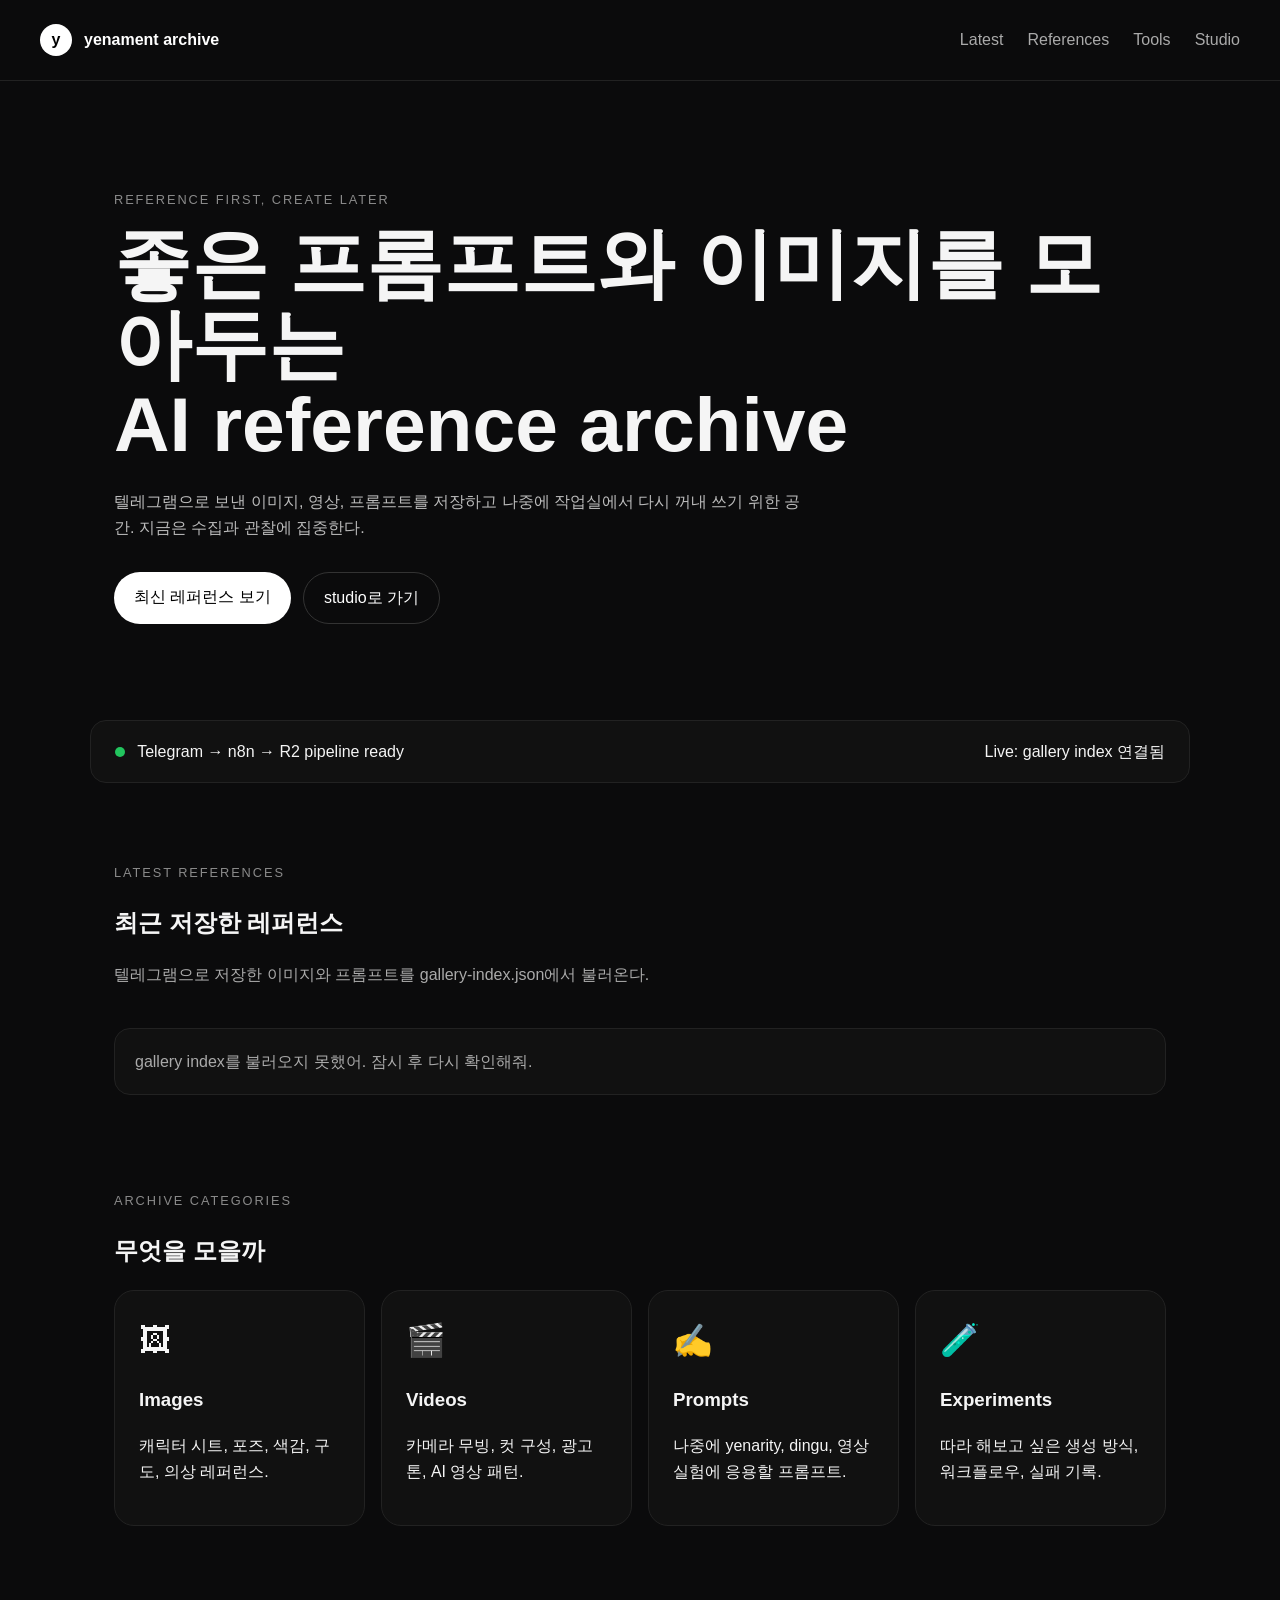
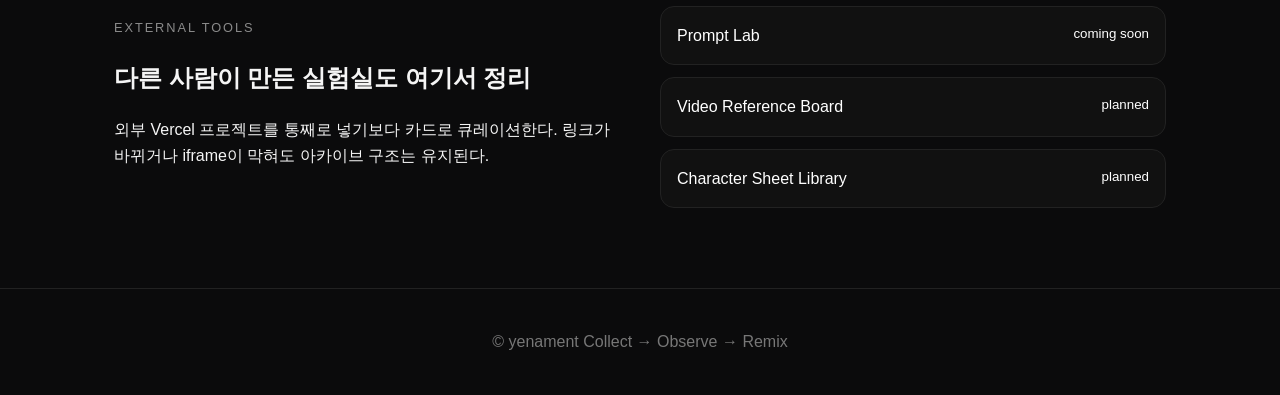
<file: index.html>
<!doctype html>
<html lang="ko">
  <head>
    <meta charset="UTF-8" />
    <meta name="viewport" content="width=device-width, initial-scale=1.0" />
    <title>yenament · archive</title>
    <meta
      name="description"
      content="예나의 AI reference archive. 이미지, 영상, 프롬프트, 외부 툴을 모으고 관찰하는 공간."
    />
    <link rel="stylesheet" href="./styles.css" />
  </head>
  <body>
    <header class="site-header">
      <a class="brand" href="/">
        <span class="brand-mark">y</span>
        <span>yenament archive</span>
      </a>
      <nav class="nav">
        <a href="#latest">Latest</a>
        <a href="#references">References</a>
        <a href="#tools">Tools</a>
        <a href="https://studio.yenament.com" target="_blank" rel="noopener noreferrer">Studio</a>
      </nav>
    </header>

    <main>
      <section class="hero">
        <p class="eyebrow">reference first, create later</p>
        <h1>좋은 프롬프트와 이미지를 모아두는<br />AI reference archive</h1>
        <p class="hero-copy">
          텔레그램으로 보낸 이미지, 영상, 프롬프트를 저장하고 나중에 작업실에서 다시 꺼내 쓰기 위한 공간.
          지금은 수집과 관찰에 집중한다.
        </p>
        <div class="hero-actions">
          <a class="button primary" href="#latest">최신 레퍼런스 보기</a>
          <a class="button ghost" href="https://studio.yenament.com" target="_blank" rel="noopener noreferrer">studio로 가기</a>
        </div>
      </section>

      <section class="status-panel" aria-label="archive pipeline status">
        <div>
          <span class="status-dot"></span>
          Telegram → n8n → R2 pipeline ready
        </div>
        <div>Live: gallery index 연결됨</div>
      </section>

      <section id="latest" class="section">
        <div class="section-heading">
          <p class="eyebrow">latest references</p>
          <h2>최근 저장한 레퍼런스</h2>
          <p class="section-copy">텔레그램으로 저장한 이미지와 프롬프트를 gallery-index.json에서 불러온다.</p>
        </div>
        <div id="referenceGrid" class="reference-grid" aria-live="polite">
          <p class="loading-message">레퍼런스 불러오는 중...</p>
        </div>
      </section>

      <section id="references" class="section">
        <div class="section-heading">
          <p class="eyebrow">archive categories</p>
          <h2>무엇을 모을까</h2>
        </div>
        <div class="grid cards">
          <article class="card">
            <span class="card-icon">🖼</span>
            <h3>Images</h3>
            <p>캐릭터 시트, 포즈, 색감, 구도, 의상 레퍼런스.</p>
          </article>
          <article class="card">
            <span class="card-icon">🎬</span>
            <h3>Videos</h3>
            <p>카메라 무빙, 컷 구성, 광고 톤, AI 영상 패턴.</p>
          </article>
          <article class="card">
            <span class="card-icon">✍️</span>
            <h3>Prompts</h3>
            <p>나중에 yenarity, dingu, 영상 실험에 응용할 프롬프트.</p>
          </article>
          <article class="card">
            <span class="card-icon">🧪</span>
            <h3>Experiments</h3>
            <p>따라 해보고 싶은 생성 방식, 워크플로우, 실패 기록.</p>
          </article>
        </div>
      </section>

      <section id="tools" class="section split">
        <div>
          <p class="eyebrow">external tools</p>
          <h2>다른 사람이 만든 실험실도 여기서 정리</h2>
          <p>
            외부 Vercel 프로젝트를 통째로 넣기보다 카드로 큐레이션한다.
            링크가 바뀌거나 iframe이 막혀도 아카이브 구조는 유지된다.
          </p>
        </div>
        <div class="tool-list">
          <a class="tool-item" href="#" aria-disabled="true">
            <span>Prompt Lab</span>
            <small>coming soon</small>
          </a>
          <a class="tool-item" href="#" aria-disabled="true">
            <span>Video Reference Board</span>
            <small>planned</small>
          </a>
          <a class="tool-item" href="#" aria-disabled="true">
            <span>Character Sheet Library</span>
            <small>planned</small>
          </a>
        </div>
      </section>
    </main>

    <footer class="footer">
      <span>© yenament</span>
      <span>Collect → Observe → Remix</span>
    </footer>

    <script>
      const INDEX_URL = 'https://gallery.yenament.com/gallery-index.json';
      const grid = document.querySelector('#referenceGrid');

      function formatDate(value) {
        if (!value) return 'no date';
        const date = new Date(value);
        if (Number.isNaN(date.getTime())) return value.slice(0, 10);
        return date.toISOString().slice(0, 10);
      }

      function escapeHtml(value = '') {
        return String(value)
          .replaceAll('&', '&amp;')
          .replaceAll('<', '&lt;')
          .replaceAll('>', '&gt;')
          .replaceAll('"', '&quot;')
          .replaceAll("'", '&#039;');
      }

      async function copyText(text, button) {
        try {
          await navigator.clipboard.writeText(text || '');
          const original = button.textContent;
          button.textContent = 'Copied';
          setTimeout(() => (button.textContent = original), 1200);
        } catch (error) {
          button.textContent = 'Copy failed';
        }
      }

      function buildCard(item) {
        const title = item.title || item.image_key?.split('/').pop() || 'untitled reference';
        const prompt = item.prompt || '';
        const project = item.project || 'reference';
        const date = formatDate(item.created_at);
        const imageUrl = item.image_url || '';
        const type = item.mime_type || 'image';

        return `
          <article class="reference-card">
            <a class="reference-image-link" href="${escapeHtml(imageUrl)}" target="_blank" rel="noopener noreferrer">
              <img class="reference-image" src="${escapeHtml(imageUrl)}" alt="${escapeHtml(title)}" loading="lazy" />
            </a>
            <div class="reference-body">
              <p class="reference-type">${escapeHtml(type)} · ${escapeHtml(item.source || 'telegram')}</p>
              <h3>${escapeHtml(title)}</h3>
              <p class="reference-prompt">${escapeHtml(prompt || 'no prompt')}</p>
              <div class="reference-actions">
                <button type="button" data-copy="prompt" data-value="${escapeHtml(prompt)}">Copy prompt</button>
                <button type="button" data-copy="url" data-value="${escapeHtml(imageUrl)}">Copy image URL</button>
              </div>
              <div class="reference-meta">
                <span>project: ${escapeHtml(project)}</span>
                <span>${escapeHtml(date)}</span>
              </div>
            </div>
          </article>
        `;
      }

      async function loadReferences() {
        try {
          const response = await fetch(`${INDEX_URL}?t=${Date.now()}`);
          if (!response.ok) throw new Error('index fetch failed');
          const data = await response.json();
          const seen = new Set();
          const items = data
            .filter((item) => item.image_url && item.image_key)
            .sort((a, b) => new Date(b.created_at || 0) - new Date(a.created_at || 0))
            .filter((item) => {
              if (seen.has(item.image_key)) return false;
              seen.add(item.image_key);
              return true;
            })
            .slice(0, 24);

          if (!items.length) {
            grid.innerHTML = '<p class="loading-message">아직 표시할 레퍼런스가 없어.</p>';
            return;
          }

          grid.innerHTML = items.map(buildCard).join('');
        } catch (error) {
          grid.innerHTML = '<p class="loading-message">gallery index를 불러오지 못했어. 잠시 후 다시 확인해줘.</p>';
        }
      }

      grid.addEventListener('click', (event) => {
        const button = event.target.closest('button[data-copy]');
        if (!button) return;
        copyText(button.dataset.value, button);
      });

      loadReferences();
    </script>
  </body>
</html>
</file>
<file: styles.css>
*{box-sizing:border-box}body{margin:0;font-family:-apple-system,BlinkMacSystemFont,'Segoe UI',sans-serif;background:#0b0b0c;color:#f5f5f5;line-height:1.6}.site-header{display:flex;justify-content:space-between;align-items:center;padding:24px 40px;border-bottom:1px solid #222}.brand{display:flex;gap:12px;align-items:center;color:#fff;text-decoration:none;font-weight:700}.brand-mark{width:32px;height:32px;border-radius:50%;background:#fff;color:#000;display:flex;align-items:center;justify-content:center;text-transform:lowercase}.nav{display:flex;gap:24px}.nav a{color:#aaa;text-decoration:none}.nav a:hover{color:#fff}.hero{max-width:1100px;margin:0 auto;padding:96px 24px}.eyebrow{text-transform:uppercase;letter-spacing:.15em;color:#8a8a8a;font-size:.8rem}.hero h1{font-size:clamp(2.5rem,6vw,5rem);line-height:1.05;margin:12px 0 24px}.hero-copy{max-width:700px;color:#bcbcbc}.hero-actions{display:flex;gap:12px;margin-top:32px}.button{padding:12px 20px;border-radius:999px;text-decoration:none}.primary{background:#fff;color:#000}.ghost{border:1px solid #333;color:#fff}.status-panel{margin:0 auto;max-width:1100px;background:#111;border:1px solid #222;padding:18px 24px;border-radius:16px;display:flex;justify-content:space-between;gap:16px}.status-dot{display:inline-block;width:10px;height:10px;background:#22c55e;border-radius:50%;margin-right:8px}.section{max-width:1100px;margin:80px auto;padding:0 24px}.section-copy{max-width:720px;color:#aaa}.cards{display:grid;grid-template-columns:repeat(auto-fit,minmax(220px,1fr));gap:16px}.card{background:#111;border:1px solid #222;border-radius:20px;padding:24px}.card-icon{font-size:2rem}.reference-grid{display:grid;grid-template-columns:repeat(auto-fit,minmax(260px,1fr));gap:18px;margin-top:24px}.reference-card{background:#111;border:1px solid #242424;border-radius:24px;overflow:hidden;box-shadow:0 18px 50px rgba(0,0,0,.25)}.reference-image-link{display:block;background:#171717}.reference-image{display:block;width:100%;height:230px;object-fit:cover}.reference-preview{height:190px;display:flex;align-items:flex-end;padding:18px;font-size:.78rem;text-transform:uppercase;letter-spacing:.16em;color:rgba(255,255,255,.78)}.gradient-pink{background:radial-gradient(circle at 25% 20%,#ffd1e8,transparent 28%),linear-gradient(135deg,#7c2d57,#ec4899 48%,#fbcfe8)}.gradient-dingu{background:radial-gradient(circle at 70% 30%,#f8fafc,transparent 24%),linear-gradient(135deg,#111827,#374151 55%,#e5e7eb)}.gradient-anime{background:radial-gradient(circle at 30% 20%,#fff7ed,transparent 25%),linear-gradient(135deg,#f9a8d4,#c084fc 45%,#60a5fa)}.reference-body{padding:20px}.reference-type{margin:0 0 6px;color:#8a8a8a;font-size:.78rem;text-transform:uppercase;letter-spacing:.1em}.reference-body h3{margin:0 0 10px;font-size:1.2rem}.reference-prompt{color:#c8c8c8;font-size:.92rem;min-height:64px;display:-webkit-box;-webkit-line-clamp:4;-webkit-box-orient:vertical;overflow:hidden}.reference-actions{display:flex;flex-wrap:wrap;gap:8px;margin-top:14px}.reference-actions button{appearance:none;border:1px solid #333;background:#171717;color:#eee;border-radius:999px;padding:8px 12px;cursor:pointer;font:inherit;font-size:.8rem}.reference-actions button:hover{background:#222}.reference-meta{display:flex;justify-content:space-between;gap:12px;color:#8a8a8a;font-size:.8rem;border-top:1px solid #242424;padding-top:14px;margin-top:16px}.loading-message{grid-column:1/-1;color:#aaa;background:#111;border:1px solid #222;border-radius:16px;padding:20px}.split{display:grid;grid-template-columns:1fr 1fr;gap:40px}.tool-list{display:flex;flex-direction:column;gap:12px}.tool-item{background:#111;border:1px solid #222;border-radius:14px;padding:16px;color:#fff;text-decoration:none;display:flex;justify-content:space-between}.footer{padding:40px;text-align:center;color:#777;border-top:1px solid #222}@media(max-width:768px){.split,.site-header,.status-panel{display:block}.nav{margin-top:12px}.hero{padding-top:64px}.reference-meta{display:block}.reference-meta span{display:block;margin-top:4px}.reference-image{height:210px}}
</file>
